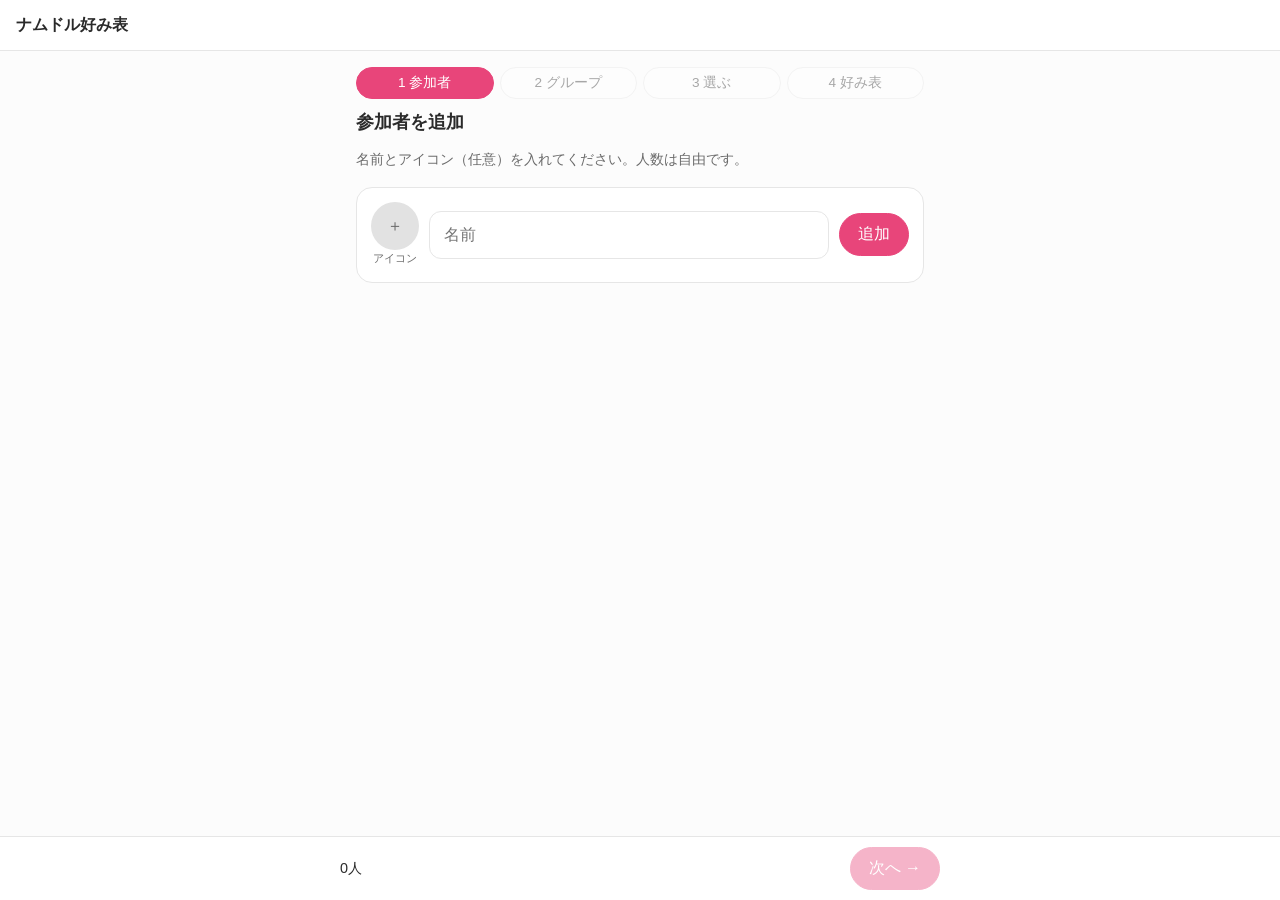
<file: index.html>
<!doctype html>
<html lang="ja">
<head>
  <meta charset="utf-8">
  <meta name="viewport" content="width=device-width, initial-scale=1">
  <title>ナムドル好み表</title>
  <link rel="stylesheet" href="style.css">
  <link rel="stylesheet" href="konomi.css">
</head>
<body>
  <header class="top"><a href="./" id="appTitle"></a></header>
  <main id="app"></main>
  <script src="texts.js"></script>
  <script src="config.js"></script>
  <script src="data/roster.js"></script>
  <script src="konomi.js"></script>
</body>
</html>
</file>
<file: style.css>
:root {
  --bg: #faf7f5;
  --surface: #ffffff;
  --text: #222222;
  --muted: #6b6b6b;
  --line: #e4ded9;
  --accent: #e8457a;
  --accent-text: #ffffff;
  --ok: #1f9d55;
  --warn: #d9480f;
  --noimg: #d9d4cf;
}
@media (prefers-color-scheme: dark) {
  :root:not([data-theme="light"]) {
    --bg: #17161a;
    --surface: #222127;
    --text: #f1eff2;
    --muted: #a6a3ab;
    --line: #38363d;
    --accent: #ff6b9a;
    --accent-text: #1a0b10;
    --ok: #4ade80;
    --warn: #fb923c;
    --noimg: #3a383f;
  }
}

* { box-sizing: border-box; }
body {
  margin: 0;
  background: var(--bg);
  color: var(--text);
  font-family: -apple-system, BlinkMacSystemFont, "Hiragino Sans", "Noto Sans JP", sans-serif;
  line-height: 1.6;
}
.top {
  padding: 12px 16px;
  border-bottom: 1px solid var(--line);
  background: var(--surface);
}
.top a { color: var(--text); text-decoration: none; font-weight: 700; }
main { max-width: 600px; margin: 0 auto; padding: 16px 16px 120px; }
h1, h2 { line-height: 1.3; }
h2 { font-size: 1.3rem; margin: 8px 0; }
.muted { color: var(--muted); font-size: .9rem; }

.btn {
  display: inline-block;
  border: 1px solid var(--line);
  background: var(--surface);
  color: var(--text);
  padding: 10px 18px;
  border-radius: 999px;
  font-size: 1rem;
  font-weight: 600;
  cursor: pointer;
  text-decoration: none;
  text-align: center;
}
.btn.primary { background: var(--accent); border-color: var(--accent); color: var(--accent-text); }
.btn:disabled { opacity: .4; cursor: default; }
.btn.small { padding: 6px 12px; font-size: .85rem; }
.stack { display: flex; flex-direction: column; gap: 12px; max-width: 360px; }
.panel {
  background: var(--surface);
  border: 1px solid var(--line);
  border-radius: 16px;
  padding: 20px;
  margin: 16px 0;
}
.steps { padding-left: 1.2em; }
.steps li { margin: 6px 0; }

/* 進捗バー */
.progress { height: 6px; background: var(--line); border-radius: 3px; overflow: hidden; margin: 8px 0 12px; }
.progress > div { height: 100%; background: var(--accent); }

/* 予選・本選のカード */
.grid {
  display: grid;
  grid-template-columns: repeat(3, 1fr);
  gap: 10px;
}
.card {
  position: relative;
  padding: 0;
  border: 2px solid transparent;
  border-radius: 12px;
  background: var(--surface);
  color: var(--text);
  overflow: hidden;
  cursor: pointer;
  text-align: left;
  font: inherit;
}
.card .thumb, .noimg { width: 100%; aspect-ratio: 1 / 1; object-fit: cover; display: block; background: var(--noimg); }
.card .meta { padding: 4px 6px 6px; }
.card .name { font-size: .85rem; font-weight: 600; line-height: 1.3; }
.card .grp { font-size: .72rem; color: var(--muted); line-height: 1.3; }
.card[aria-pressed="true"] { border-color: var(--accent); }
.card[aria-pressed="true"]::after {
  content: "✓";
  position: absolute; top: 6px; right: 6px;
  width: 26px; height: 26px; border-radius: 50%;
  background: var(--accent); color: var(--accent-text);
  display: grid; place-items: center; font-weight: 700;
}

/* 下に固定するバー */
.bottombar {
  position: fixed; left: 0; right: 0; bottom: 0;
  background: var(--surface);
  border-top: 1px solid var(--line);
  padding: 10px 16px calc(10px + env(safe-area-inset-bottom));
}
.bottombar .inner { max-width: 600px; margin: 0 auto; display: flex; align-items: center; gap: 8px; }
.bottombar .count { flex: 1; font-size: .9rem; }
.count .ok { color: var(--ok); font-weight: 700; }
.count .over { color: var(--warn); font-weight: 700; }

/* 決勝の2択 */
.vs { display: grid; grid-template-columns: 1fr 1fr; gap: 12px; max-width: 640px; margin: 16px auto; }
.vs .card { border-color: var(--line); }
.vs .card:hover { border-color: var(--accent); }
.vs .name { font-size: 1rem; }
.center { text-align: center; }

/* 順位の微調整 */
.adjust { list-style: none; padding: 0; margin: 0; max-width: 520px; }
.adjust li {
  display: flex; align-items: center; gap: 10px;
  background: var(--surface); border: 1px solid var(--line); border-radius: 12px;
  padding: 6px 8px; margin-bottom: 6px;
}
.adjust .rank { width: 2.2em; text-align: center; font-weight: 800; font-size: 1.1rem; }
.adjust img, .adjust .noimg { width: 48px; height: 48px; border-radius: 8px; object-fit: cover; }
.adjust .who { flex: 1; min-width: 0; }
.adjust .who div { overflow: hidden; text-overflow: ellipsis; white-space: nowrap; }

/* 結果 3×3 */
.result {
  display: grid;
  grid-template-columns: repeat(3, 1fr);
  gap: 4px;
  max-width: 600px;
  margin: 16px auto;
}
.cell { position: relative; aspect-ratio: 1 / 1; overflow: hidden; background: var(--noimg); border-radius: 4px; }
.cell.empty { background: var(--line); }
.cell img { width: 100%; height: 100%; object-fit: cover; display: block; }
.cell .rk {
  position: absolute; top: 4px; left: 6px;
  color: #fff; font-weight: 900; font-size: clamp(1.4rem, 7vw, 2.6rem); line-height: 1;
  text-shadow: 0 0 6px rgba(0,0,0,.7), 0 2px 2px rgba(0,0,0,.6);
}
.cell .gp {
  position: absolute; left: 0; right: 0; bottom: 0;
  padding: 14px 6px 4px;
  background: linear-gradient(transparent, rgba(0,0,0,.75));
  color: #fff; font-size: clamp(.65rem, 2.6vw, .9rem); font-weight: 700;
  white-space: nowrap; overflow: hidden; text-overflow: ellipsis;
}
.namelist { max-width: 600px; margin: 0 auto; padding-left: 0; list-style: none; }
.namelist li { padding: 4px 0; border-bottom: 1px solid var(--line); }
.actions { display: flex; flex-wrap: wrap; gap: 10px; justify-content: center; margin: 20px 0; }

/* コラージュページ */
.collage-img { display: block; width: 100%; max-width: 600px; margin: 16px auto; border-radius: 4px; }

/* 予選・本選：上の進み具合ゲージ（スクロールしても上に残る） */
.gauge {
  position: sticky; top: 0; z-index: 2;
  margin: -16px -16px 8px; padding: 10px 16px 2px;
  background: var(--bg);
  border-bottom: 1px solid var(--line);
}
.gauge-label { display: flex; justify-content: space-between; font-size: .95rem; }
.gauge .progress { margin: 6px 0 8px; height: 8px; }

/* 確認の小窓 */
.dialog-backdrop {
  position: fixed; inset: 0; z-index: 10;
  background: rgba(0, 0, 0, .45);
  display: grid; place-items: center;
  padding: 16px;
}
.dialog {
  width: 100%; max-width: 360px;
  background: var(--surface); color: var(--text);
  border-radius: 16px; padding: 20px;
  box-shadow: 0 10px 30px rgba(0, 0, 0, .25);
}
.dialog-msg { margin: 0 0 16px; white-space: pre-line; }
.dialog-btns { display: flex; gap: 10px; justify-content: flex-end; }

/* 結果のマス：グループ名と名前を2行で（どちらも小さめ） */
.cell .gp small {
  display: block;
  overflow: hidden; text-overflow: ellipsis; white-space: nowrap;
  font-size: clamp(.6rem, 2.4vw, .82rem);
}

/* 予選・本選：選んだ人数はゲージの下に、「前へ／次へ」はグループの一番下に */
.gauge .count { font-size: .85rem; padding-bottom: 6px; }
.pager { display: flex; justify-content: space-between; gap: 12px; margin: 20px 0 8px; }
.pager .btn { flex: 1; }
/* スマホでの素早い2回タップで画面が拡大されたり、選択が2回切り替わったりしないように */
.card, .btn { touch-action: manipulation; }

/* トップ画面：遊び方を選ぶ */
.top-lead { font-weight: 700; font-size: 1.05rem; margin: 8px 0 4px; }
.mode-choice h2 { margin-top: 0; }
.mode-choice .btn { width: 100%; }
.resume-note { color: var(--accent); font-size: .85rem; font-weight: 700; margin: 0 0 8px; }

/* ===== ナムドル好み表 ===== */
.ko-steps { display: flex; gap: 6px; margin-bottom: 12px; }
.ko-steps .btn { flex: 1; padding: 6px 2px; white-space: nowrap; }
.ko-input {
  width: 100%; min-width: 0;
  padding: 10px 14px;
  border: 1px solid var(--line); border-radius: 12px;
  background: var(--surface); color: var(--text);
  font: inherit; font-size: 16px; /* 16px未満だとiPhoneで入力時に画面が拡大される */
}
.ko-file { position: absolute; width: 1px; height: 1px; opacity: 0; }
.ko-icon {
  display: grid; place-items: center; flex: none;
  width: 48px; height: 48px; border-radius: 50%; object-fit: cover;
}
.ko-icon-empty { background: var(--noimg); color: var(--muted); font-weight: 700; }
.ko-iconpick { position: relative; display: flex; flex-direction: column; align-items: center; flex: none; cursor: pointer; }
.ko-iconcap { font-size: .7rem; color: var(--muted); }
.ko-form { display: flex; align-items: center; gap: 10px; padding: 14px; }
.ko-form .btn { flex: none; }
.ko-users { list-style: none; padding: 0; margin: 0; }
.ko-users li {
  display: flex; align-items: center; gap: 10px;
  background: var(--surface); border: 1px solid var(--line); border-radius: 12px;
  padding: 6px 8px; margin-bottom: 6px;
}
.ko-users .btn { flex: none; }

.ko-sticky { position: sticky; top: 0; z-index: 2; background: var(--bg); padding: 8px 0; }
.ko-chips { display: flex; flex-wrap: wrap; gap: 6px; }
.ko-chips:not(:empty) { margin-top: 8px; }
.ko-chip {
  border: 0; border-radius: 999px; padding: 4px 10px;
  background: var(--accent); color: var(--accent-text);
  font: inherit; font-size: .82rem; font-weight: 600; cursor: pointer;
  touch-action: manipulation;
}
.ko-list { display: flex; flex-direction: column; gap: 6px; }
.ko-row {
  display: flex; justify-content: space-between; align-items: center; gap: 10px;
  padding: 10px 14px;
  border: 2px solid var(--line); border-radius: 12px;
  background: var(--surface); color: var(--text);
  font: inherit; font-weight: 600; text-align: left; cursor: pointer;
  touch-action: manipulation;
}
.ko-row[aria-pressed="true"] { border-color: var(--accent); }
.ko-row:disabled { opacity: .4; cursor: default; }

.ko-gauge { margin: 0 -16px 8px; }
.ko-gauge .gauge-label { align-items: center; gap: 8px; font-size: .85rem; }
.ko-who { display: flex; align-items: center; gap: 6px; min-width: 0; font-size: .95rem; }
.ko-who b { overflow: hidden; text-overflow: ellipsis; white-space: nowrap; }
.ko-who .ko-icon { width: 28px; height: 28px; font-size: .8rem; }
.ko-dash {
  display: grid; place-items: center;
  width: 100%; aspect-ratio: 1 / 1;
  background: var(--noimg); color: var(--muted);
  font-size: 2rem; font-weight: 700;
}
.ko-table { cursor: pointer; }
.ko-gauge .gauge-label > span:last-child { flex: none; white-space: nowrap; font-size: .78rem; }
</file>
<file: konomi.css>
/* ナムドル好み表だけのデザイン変更（既存サイトには影響しません） */

/* メンバーを選ぶ画面の写真の大きさ：数字を増やすほど1枚が小さくなる */
.grid {
  grid-template-columns: repeat(4, 1fr);
  gap: 8px;
}

/* 名前が1行の人と2行の人がいても、写真の高さを揃える */
.card {
  display: flex;
  flex-direction: column;
  justify-content: flex-start;
}
.card .name {
  font-size: .75rem;
}

/* ここにいないメンバーを選ぶ欄 */
.ko-extra h3 { margin: 0 0 10px; font-size: 1rem; }
.ko-extra-row { display: flex; align-items: center; gap: 10px; margin-bottom: 12px; }
.ko-extra .ko-icon { border-radius: 8px; }
.ko-extra > .btn { width: 100%; }
.ko-extra-row .btn { flex: none; }
.ko-extra-row:last-child { margin-bottom: 0; }

/* ライトモードの色：暖色をやめて白に近いニュートラルに（ダークモードは変わりません） */
:root {
  --bg: #fcfcfc;
  --text: #2a2a2a;
  --line: #e6e6e6;
  --noimg: #e2e2e2;
}

/* 文字の主張を抑える */
.top a { font-weight: 600; }
h2 { font-size: 1.1rem; font-weight: 600; }
.btn { font-weight: 500; }
.card .name, .ko-row, .ko-chip, .ko-who b { font-weight: 500; }
.ko-extra h3 { font-size: .95rem; font-weight: 600; }
.ko-icon-empty, .ko-dash { font-weight: 500; }
</file>
